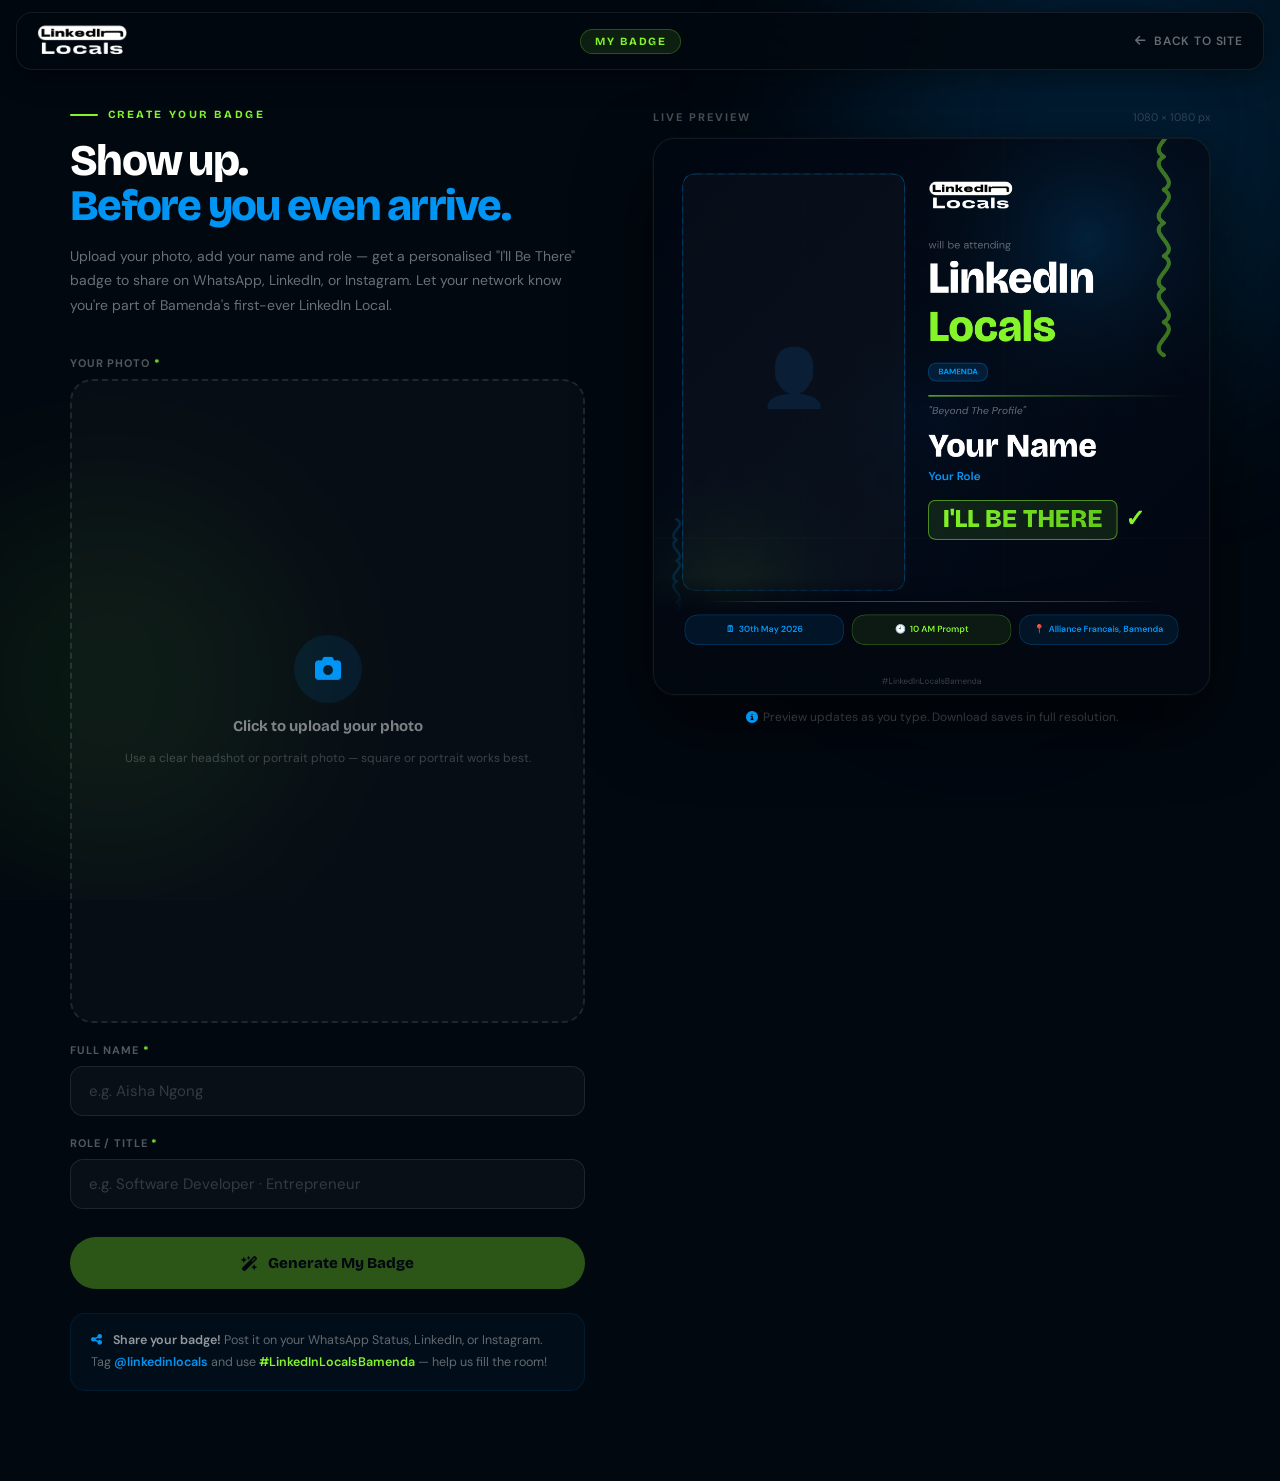
<file: badge.html>
<!DOCTYPE html>
<html lang="en">
<head>
<meta charset="UTF-8">
<meta name="viewport" content="width=device-width, initial-scale=1.0">
<title>My Badge — LinkedIn Locals Bamenda</title>
<link rel="preconnect" href="https://fonts.googleapis.com">
<link rel="preconnect" href="https://fonts.gstatic.com" crossorigin>
<link href="https://fonts.googleapis.com/css2?family=Bricolage+Grotesque:opsz,wght@12..96,200..800&family=DM+Sans:ital,opsz,wght@0,9..40,200..900;1,9..40,200..900&display=swap" rel="stylesheet">
<link rel="stylesheet" href="https://cdnjs.cloudflare.com/ajax/libs/font-awesome/6.5.0/css/all.min.css">
<style>
/* ═══════════════════════ TOKENS ═══════════════════════ */
:root {
  --blue:  #0095F5;
  --lime:  #84F52A;
  --dark:  #020810;
  --dark2: #050D1A;
  --dark3: #0A1528;
  --white: #FFFFFF;
  --fb: 'Bricolage Grotesque', sans-serif;
  --fs: 'DM Sans', sans-serif;
}
*, *::before, *::after { box-sizing: border-box; margin: 0; padding: 0; }
html { scroll-behavior: smooth; }
::-webkit-scrollbar { width: 3px; }
::-webkit-scrollbar-thumb { background: var(--lime); border-radius: 3px; }
body {
  font-family: var(--fs);
  background: var(--dark);
  color: var(--white);
  min-height: 100vh;
  overflow-x: hidden;
}
a { text-decoration: none; color: inherit; }
img { display: block; }

/* ═══════════════════════ AMBIENT ═══════════════════════ */
.orbs { position: fixed; inset: 0; pointer-events: none; z-index: 0; overflow: hidden; }
.orb {
  position: absolute;
  border-radius: 50%;
  filter: blur(90px);
  animation: float 13s ease-in-out infinite;
}
.ob1 { width: 520px; height: 520px; background: rgba(0,149,245,.14); top: -130px; right: -90px; }
.ob2 { width: 360px; height: 360px; background: rgba(132,245,42,.07); bottom: 40px; left: -70px; animation-delay: -6.5s; }
.ob3 { width: 220px; height: 220px; background: rgba(0,100,240,.05); top: 50%; right: 15%; animation-delay: -3s; }
@keyframes float {
  0%,100% { transform: translate(0,0) scale(1); }
  50%      { transform: translate(14px,-22px) scale(1.04); }
}

/* ═══════════════════════ NAV ═══════════════════════ */
nav {
  position: fixed;
  top: 12px; left: 16px; right: 16px;
  z-index: 200;
  display: flex;
  align-items: center;
  justify-content: space-between;
  gap: 16px;
  padding: 10px 20px;
  background: rgba(2,8,16,.9);
  backdrop-filter: blur(28px);
  border: 1px solid rgba(255,255,255,.08);
  border-radius: 16px;
  box-shadow: 0 6px 28px rgba(0,0,0,.45);
}
.n-logo { height: 36px; object-fit: contain; }
.n-pill {
  font-family: var(--fb);
  font-size: 11px;
  font-weight: 700;
  letter-spacing: .14em;
  text-transform: uppercase;
  color: var(--lime);
  background: rgba(132,245,42,.1);
  border: 1px solid rgba(132,245,42,.24);
  padding: 5px 14px;
  border-radius: 100px;
  white-space: nowrap;
}
.n-back {
  display: inline-flex;
  align-items: center;
  gap: 7px;
  font-size: 12px;
  font-weight: 600;
  letter-spacing: .07em;
  text-transform: uppercase;
  color: rgba(255,255,255,.4);
  white-space: nowrap;
  transition: color .25s;
}
.n-back:hover { color: var(--white); }

/* ═══════════════════════ PAGE GRID ═══════════════════════ */
.page {
  position: relative;
  z-index: 2;
  max-width: 1220px;
  margin: 0 auto;
  padding: 108px 40px 90px;
  display: grid;
  grid-template-columns: 1fr 1.08fr;
  gap: 68px;
  align-items: start;
}

/* ═══════════════════════ FORM COLUMN ═══════════════════════ */
.fc-eyebrow {
  display: flex;
  align-items: center;
  gap: 10px;
  font-family: var(--fb);
  font-size: 11px;
  font-weight: 700;
  letter-spacing: .22em;
  text-transform: uppercase;
  color: var(--lime);
  margin-bottom: 18px;
}
.fc-eyebrow::before { content:''; display:block; width:28px; height:2px; background:var(--lime); border-radius:2px; }

.fc-title {
  font-family: var(--fb);
  font-size: clamp(26px, 3.4vw, 46px);
  font-weight: 900;
  line-height: 1.04;
  letter-spacing: -.04em;
  margin-bottom: 14px;
}
.accent { color: var(--blue); }

.fc-sub {
  font-size: 14px;
  line-height: 1.78;
  color: rgba(255,255,255,.42);
  margin-bottom: 38px;
}

/* upload */
.fg { margin-bottom: 20px; }
.fl {
  display: block;
  font-size: 11px;
  font-weight: 700;
  letter-spacing: .08em;
  text-transform: uppercase;
  color: rgba(255,255,255,.32);
  margin-bottom: 9px;
}
.fl-req { color: var(--lime); }

.photo-zone {
  width: 100%;
  aspect-ratio: 4/5;
  background: rgba(255,255,255,.025);
  border: 2px dashed rgba(255,255,255,.1);
  border-radius: 22px;
  display: flex;
  flex-direction: column;
  align-items: center;
  justify-content: center;
  gap: 14px;
  cursor: pointer;
  position: relative;
  overflow: hidden;
  transition: border-color .3s, background .3s;
}
.photo-zone:hover { border-color: rgba(0,149,245,.4); background: rgba(0,149,245,.03); }
.photo-zone.filled { border-style: solid; border-color: rgba(132,245,42,.32); }

.pu-icon {
  width: 68px; height: 68px;
  border-radius: 50%;
  background: rgba(0,149,245,.1);
  display: flex; align-items: center; justify-content: center;
  font-size: 26px;
  color: var(--blue);
  transition: transform .3s;
}
.photo-zone:hover .pu-icon { transform: scale(1.1) rotate(-6deg); }
.pu-title { font-family: var(--fb); font-size: 15px; font-weight: 700; color: rgba(255,255,255,.48); }
.pu-hint { font-size: 12px; color: rgba(255,255,255,.22); text-align: center; padding: 0 24px; line-height: 1.5; }

.pu-preview {
  position: absolute; inset: 0;
  object-fit: cover; width: 100%; height: 100%;
}
.pu-change {
  position: absolute; bottom: 14px; right: 14px;
  display: none;
  align-items: center;
  gap: 5px;
  background: rgba(2,8,16,.88);
  backdrop-filter: blur(8px);
  border: 1px solid rgba(255,255,255,.12);
  border-radius: 100px;
  padding: 7px 16px;
  font-size: 11px; font-weight: 600;
  color: rgba(255,255,255,.58);
  cursor: pointer;
  z-index: 2;
}
input[type="file"] { display: none; }

/* text inputs */
.fi {
  width: 100%;
  background: rgba(255,255,255,.03);
  border: 1px solid rgba(255,255,255,.09);
  border-radius: 13px;
  padding: 14px 18px;
  font-size: 15px;
  color: var(--white);
  font-family: var(--fs);
  outline: none;
  transition: border-color .3s, background .3s;
}
.fi:focus { border-color: rgba(0,149,245,.5); background: rgba(0,149,245,.04); }
.fi::placeholder { color: rgba(255,255,255,.18); }

/* buttons */
.btns { display: flex; flex-direction: column; gap: 12px; margin-top: 28px; }

.btn-gen {
  display: flex; align-items: center; justify-content: center; gap: 10px;
  width: 100%; padding: 17px;
  background: var(--lime);
  color: var(--dark);
  font-family: var(--fb); font-weight: 800; font-size: 15px;
  border: none; border-radius: 100px; cursor: pointer;
  transition: all .3s;
}
.btn-gen:not(:disabled) { animation: btnPulse 3s ease-in-out infinite; }
.btn-gen:hover:not(:disabled) {
  background: #91FF33;
  box-shadow: 0 14px 38px rgba(132,245,42,.38);
  transform: translateY(-2px);
  animation: none;
}
.btn-gen:disabled { opacity:.33; cursor:not-allowed; }
@keyframes btnPulse {
  0%,100% { box-shadow: 0 0 0 0 rgba(132,245,42,0); }
  50%      { box-shadow: 0 0 0 10px rgba(132,245,42,.1); }
}

.btn-dl {
  display: none;
  align-items: center; justify-content: center; gap: 10px;
  width: 100%; padding: 16px;
  background: transparent;
  color: var(--white);
  font-family: var(--fb); font-weight: 600; font-size: 14px;
  border: 1.5px solid rgba(255,255,255,.14);
  border-radius: 100px; cursor: pointer;
  transition: all .3s;
}
.btn-dl.show { display: flex; }
.btn-dl:hover { border-color: rgba(255,255,255,.35); background: rgba(255,255,255,.05); }

/* tip */
.tip {
  margin-top: 24px;
  padding: 16px 20px;
  background: rgba(0,149,245,.04);
  border: 1px solid rgba(0,149,245,.11);
  border-radius: 15px;
}
.tip p { font-size: 12.5px; color: rgba(255,255,255,.38); line-height: 1.74; }
.tip-bold { color: rgba(255,255,255,.58) !important; font-weight: 600; }
.tip-tag  { color: var(--blue); font-weight: 600; }
.tip-hash { color: var(--lime); font-weight: 600; }

/* ═══════════════════════ PREVIEW COLUMN ═══════════════════════ */
.preview-col { position: sticky; top: 110px; }
.pc-bar {
  display: flex; align-items: center; justify-content: space-between;
  margin-bottom: 14px;
}
.pc-label { font-size: 11px; font-weight: 700; letter-spacing: .18em; text-transform: uppercase; color: rgba(255,255,255,.28); }
.pc-res   { font-size: 11px; color: rgba(255,255,255,.18); }

.canvas-wrap {
  width: 100%;
  border-radius: 22px;
  overflow: hidden;
  border: 1px solid rgba(255,255,255,.07);
  box-shadow: 0 28px 70px rgba(0,0,0,.65), 0 0 0 1px rgba(132,245,42,.04);
  background: var(--dark);
}
canvas { width: 100%; height: auto; display: block; }

.pc-note { margin-top: 13px; font-size: 12px; color: rgba(255,255,255,.2); line-height: 1.6; text-align: center; }

/* ═══════════════════════ RESPONSIVE ═══════════════════════ */
@media (max-width: 900px) {
  .page { grid-template-columns: 1fr; padding: 100px 20px 80px; gap: 44px; }
  .preview-col { position: static; }
  .n-pill { display: none; }
}
</style>
</head>
<body>

<!-- Ambient orbs -->
<div class="orbs"><div class="orb ob1"></div><div class="orb ob2"></div><div class="orb ob3"></div></div>

<!-- ✏️ LOGO — Just add your src="" here. Both the nav and the card will use it automatically. -->
<img id="brandLogo" src="./images/logo.png" alt="LinkedIn Locals Bamenda" style="display:none">

<!-- Nav -->
<nav>
  <img id="navLogo" class="n-logo" src="./images/logo.png" alt="LinkedIn Locals">
  <span class="n-pill">My Badge</span>
  <a href="index.html" class="n-back"><i class="fas fa-arrow-left"></i> Back to Site</a>
</nav>

<div class="page">

  <!-- ───────────── FORM ───────────── -->
  <div class="form-col">
    <div class="fc-eyebrow">Create Your Badge</div>
    <h1 class="fc-title">Show up.<br><span class="accent">Before you even arrive.</span></h1>
    <p class="fc-sub">Upload your photo, add your name and role — get a personalised "I'll Be There" badge to share on WhatsApp, LinkedIn, or Instagram. Let your network know you're part of Bamenda's first-ever LinkedIn Local.</p>

    <!-- Photo -->
    <div class="fg">
      <label class="fl">Your Photo <span class="fl-req">*</span></label>
      <div class="photo-zone" id="photoZone" onclick="document.getElementById('photoInput').click()">
        <div class="pu-icon"><i class="fas fa-camera"></i></div>
        <div class="pu-title">Click to upload your photo</div>
        <div class="pu-hint">Use a clear headshot or portrait photo — square or portrait works best.</div>
        <img id="photoPreview" class="pu-preview" style="display:none" alt="">
        <span class="pu-change" id="puChange"><i class="fas fa-redo" style="font-size:10px"></i> Change Photo</span>
      </div>
      <input type="file" id="photoInput" accept="image/*">
    </div>

    <!-- Name -->
    <div class="fg">
      <label class="fl" for="f-name">Full Name <span class="fl-req">*</span></label>
      <input class="fi" id="f-name" type="text" placeholder="e.g. Aisha Ngong" maxlength="38" autocomplete="name">
    </div>

    <!-- Role -->
    <div class="fg">
      <label class="fl" for="f-role">Role / Title <span class="fl-req">*</span></label>
      <input class="fi" id="f-role" type="text" placeholder="e.g. Software Developer · Entrepreneur" maxlength="52" autocomplete="organization-title">
    </div>

    <!-- Buttons -->
    <div class="btns">
      <button class="btn-gen" id="genBtn" onclick="generateCard()" disabled>
        <i class="fas fa-wand-magic-sparkles"></i> Generate My Badge
      </button>
      <button class="btn-dl" id="dlBtn" onclick="downloadCard()">
        <i class="fas fa-arrow-down"></i> Download — 1080 × 1080 PNG
      </button>
    </div>

    <!-- Share tip -->
    <div class="tip">
      <p>
        <i class="fas fa-share-nodes" style="color:var(--blue);margin-right:8px"></i>
        <span class="tip-bold">Share your badge!</span> Post it on your WhatsApp Status, LinkedIn, or Instagram.
        Tag <span class="tip-tag">@linkedinlocals</span> and use
        <span class="tip-hash">#LinkedInLocalsBamenda</span> — help us fill the room!
      </p>
    </div>
  </div>

  <!-- ───────────── PREVIEW ───────────── -->
  <div class="preview-col">
    <div class="pc-bar">
      <div class="pc-label">Live Preview</div>
      <div class="pc-res">1080 × 1080 px</div>
    </div>
    <div class="canvas-wrap">
      <canvas id="cardCanvas" width="1080" height="1080"></canvas>
    </div>
    <p class="pc-note"><i class="fas fa-circle-info" style="color:var(--blue);margin-right:5px"></i>Preview updates as you type. Download saves in full resolution.</p>
  </div>

</div><!-- /page -->

<!-- ═══════════════════════ SCRIPT ═══════════════════════ -->
<script>
/* ────────────────────────────────────────────────────────
   LINKEDIN LOCALS BAMENDA — MY BADGE v2
   Inspired by the Induction/Oath Taking Ceremony flyer layout
   ──────────────────────────────────────────────────────── */

const C = { blue:'#0095F5', lime:'#84F52A', dark:'#020810', white:'#FFFFFF' };
let userPhoto = null;

/* ── Logo sync ──────────────────────────────────────────── */
const brandLogo = document.getElementById('brandLogo');
brandLogo.onload = () => {
  document.getElementById('navLogo').src = brandLogo.src;
  drawCard();
};

/* ── Font readiness ─────────────────────────────────────── */
document.fonts.ready.then(() => drawCard());

/* ── Photo upload ───────────────────────────────────────── */
document.getElementById('photoInput').addEventListener('change', function(e) {
  const file = e.target.files[0];
  if (!file) return;
  const reader = new FileReader();
  reader.onload = ev => {
    const img = new Image();
    img.onload = () => {
      userPhoto = img;
      const prev = document.getElementById('photoPreview');
      prev.src = ev.target.result;
      prev.style.display = 'block';
      const chg = document.getElementById('puChange');
      chg.style.display = 'flex';
      document.getElementById('photoZone').classList.add('filled');
      checkReady(); drawCard();
    };
    img.src = ev.target.result;
  };
  reader.readAsDataURL(file);
});

/* ── Live update ────────────────────────────────────────── */
['f-name','f-role'].forEach(id =>
  document.getElementById(id).addEventListener('input', () => { checkReady(); drawCard(); })
);

function checkReady() {
  const n = document.getElementById('f-name').value.trim();
  const r = document.getElementById('f-role').value.trim();
  document.getElementById('genBtn').disabled = !(n && r && userPhoto);
}

/* ════════════════════════════════════════════════════════════
   DRAW CARD
   ════════════════════════════════════════════════════════════ */
function drawCard() {
  const canvas = document.getElementById('cardCanvas');
  const ctx    = canvas.getContext('2d');
  const W = 1080, H = 1080;
  canvas.width = W; canvas.height = H;

  const name = document.getElementById('f-name').value.trim() || 'Your Name';
  const role = document.getElementById('f-role').value.trim() || 'Your Role';

  /* ── 1. Background ─────────────────────────────────────── */
  const bg = ctx.createLinearGradient(0,0,W,H);
  bg.addColorStop(0,   '#010711');
  bg.addColorStop(.55, '#030B18');
  bg.addColorStop(1,   '#020610');
  ctx.fillStyle = bg; ctx.fillRect(0,0,W,H);

  /* ── 2. Ghost photo — full bleed, heavily blurred ──────── */
  if (userPhoto) {
    ctx.save();
    ctx.globalAlpha = 0.052;
    ctx.filter = 'blur(30px)';
    fillCover(ctx, userPhoto, 0, 0, W, H);
    ctx.filter = 'none';
    ctx.restore();
  }

  /* ── 3. Glow orbs ──────────────────────────────────────── */
  glow(ctx, W*.78, H*.18, 400, 'rgba(0,149,245,.16)');
  glow(ctx, W*.14, H*.83, 300, 'rgba(132,245,42,.08)');
  glow(ctx, W*.5,  H*.5,  240, 'rgba(0,80,200,.055)');

  /* ── 4. Decorative squiggles ───────────────────────────── */
  squiggle(ctx, W-88, -30, C.lime, .44, 1.15);
  squiggle(ctx, 44,  H-340, C.blue, .18, .72);

  /* ── 5. Subtle noise grid ──────────────────────────────── */
  ctx.save();
  ctx.strokeStyle = 'rgba(255,255,255,.025)';
  ctx.lineWidth = 1;
  [W*.27, W*.63].forEach(x => { ctx.beginPath(); ctx.moveTo(x,0); ctx.lineTo(x,H); ctx.stroke(); });
  [H*.22, H*.72].forEach(y => { ctx.beginPath(); ctx.moveTo(0,y); ctx.lineTo(W,y); ctx.stroke(); });
  ctx.restore();

  /* ════════════════════════════════════════════════════════
     LEFT — PHOTO ZONE
     ════════════════════════════════════════════════════════ */
  const PX=56, PY=68, PW=432, PH=810, PR=26;

  if (userPhoto) {
    /* Shadow / behind-glow */
    ctx.save();
    ctx.globalAlpha = .14;
    ctx.filter = 'blur(22px)';
    ctx.save(); rr(ctx, PX-10, PY+14, PW, PH, PR); ctx.clip();
    fillCover(ctx, userPhoto, PX-10, PY+14, PW, PH, .12);
    ctx.restore();
    ctx.filter = 'none'; ctx.restore();

    /* Main photo clipped into rectangle */
    ctx.save(); rr(ctx, PX, PY, PW, PH, PR); ctx.clip();
    fillCover(ctx, userPhoto, PX, PY, PW, PH, .12);
    ctx.restore();

    /* Right-edge gradient fade → blend into dark */
    ctx.save(); rr(ctx, PX, PY, PW, PH, PR); ctx.clip();
    const gR = ctx.createLinearGradient(PX+PW*.48, 0, PX+PW+6, 0);
    gR.addColorStop(0, 'rgba(2,7,17,0)');
    gR.addColorStop(1, 'rgba(2,7,17,.97)');
    ctx.fillStyle = gR; ctx.fillRect(PX, PY, PW, PH); ctx.restore();

    /* Bottom-edge gradient fade */
    ctx.save(); rr(ctx, PX, PY, PW, PH, PR); ctx.clip();
    const gB = ctx.createLinearGradient(0, PY+PH*.58, 0, PY+PH);
    gB.addColorStop(0, 'rgba(2,7,17,0)');
    gB.addColorStop(1, 'rgba(2,7,17,.72)');
    ctx.fillStyle = gB; ctx.fillRect(PX, PY, PW, PH); ctx.restore();

    /* Top-edge fade */
    ctx.save(); rr(ctx, PX, PY, PW, PH, PR); ctx.clip();
    const gT = ctx.createLinearGradient(0, PY, 0, PY+PH*.18);
    gT.addColorStop(0, 'rgba(2,7,17,.55)');
    gT.addColorStop(1, 'rgba(2,7,17,0)');
    ctx.fillStyle = gT; ctx.fillRect(PX, PY, PW, PH); ctx.restore();
  } else {
    /* Placeholder */
    ctx.save(); rr(ctx, PX, PY, PW, PH, PR);
    ctx.fillStyle = 'rgba(255,255,255,.024)'; ctx.fill();
    ctx.setLineDash([12,9]);
    ctx.strokeStyle = 'rgba(0,149,245,.2)'; ctx.lineWidth = 2; ctx.stroke();
    ctx.setLineDash([]);
    ctx.font = `300 110px 'DM Sans',sans-serif`;
    ctx.fillStyle = 'rgba(0,149,245,.15)';
    ctx.textAlign = 'center'; ctx.textBaseline = 'middle';
    ctx.fillText('👤', PX+PW/2, PY+PH/2);
    ctx.restore();
  }

  /* Photo border ring */
  ctx.save(); rr(ctx, PX, PY, PW, PH, PR);
  ctx.strokeStyle = 'rgba(0,149,245,.24)'; ctx.lineWidth = 1.5; ctx.stroke();
  ctx.restore();

  /* ════════════════════════════════════════════════════════
     RIGHT — EVENT PANEL
     ════════════════════════════════════════════════════════ */
  const RX  = 534;
  const RW  = W - RX - 50; /* ≈ 496px */

  /* — Logo — */
  const logo = document.getElementById('brandLogo');
  if (logo.src && logo.src !== window.location.href && logo.complete && logo.naturalWidth > 0) {
    const lh = 66, lw = (logo.naturalWidth/logo.naturalHeight)*lh;
    ctx.drawImage(logo, RX, 78, Math.min(lw, RW), lh);
  } else {
    ctx.save();
    ctx.font = `800 30px 'Bricolage Grotesque',sans-serif`;
    ctx.fillStyle = C.white; ctx.textAlign = 'left'; ctx.textBaseline = 'top';
    ctx.fillText('LinkedIn Locals', RX, 82);
    ctx.restore();
  }

  /* — "will be attending" — */
  ctx.save();
  ctx.font = `400 21px 'DM Sans',sans-serif`;
  ctx.fillStyle = 'rgba(255,255,255,.36)';
  ctx.textAlign = 'left'; ctx.textBaseline = 'top';
  ctx.fillText('will be attending', RX, 197);
  ctx.restore();

  /* — "LinkedIn" (white, 900) — */
  ctx.save();
  ctx.font = `900 86px 'Bricolage Grotesque',sans-serif`;
  ctx.fillStyle = C.white;
  ctx.textAlign = 'left'; ctx.textBaseline = 'top';
  ctx.fillText('LinkedIn', RX, 232);
  ctx.restore();

  /* — "Locals" (lime, 900) — */
  ctx.save();
  ctx.font = `900 86px 'Bricolage Grotesque',sans-serif`;
  ctx.fillStyle = C.lime;
  ctx.textAlign = 'left'; ctx.textBaseline = 'top';
  ctx.fillText('Locals', RX, 326);
  ctx.restore();

  /* — "BAMENDA" pill — */
  ctx.save();
  ctx.font = `700 16px 'DM Sans',sans-serif`;
  const bpW = ctx.measureText('BAMENDA').width + 38, bpH = 35, bpY = 436;
  rr(ctx, RX, bpY, bpW, bpH, bpH/2);
  ctx.fillStyle = 'rgba(0,149,245,.13)'; ctx.fill();
  ctx.strokeStyle = 'rgba(0,149,245,.4)'; ctx.lineWidth = 1.5; ctx.stroke();
  ctx.fillStyle = C.blue; ctx.textAlign = 'left'; ctx.textBaseline = 'middle';
  ctx.fillText('BAMENDA', RX+19, bpY+bpH/2);
  ctx.restore();

  /* — Lime separator line — */
  const sepY = 500;
  const lg = ctx.createLinearGradient(RX, 0, RX+RW, 0);
  lg.addColorStop(0,   C.lime);
  lg.addColorStop(.65, 'rgba(132,245,42,.28)');
  lg.addColorStop(1,   'rgba(132,245,42,0)');
  ctx.strokeStyle = lg; ctx.lineWidth = 2;
  ctx.beginPath(); ctx.moveTo(RX, sepY); ctx.lineTo(RX+RW, sepY); ctx.stroke();

  /* — Theme — */
  ctx.save();
  ctx.font = `italic 500 20px 'DM Sans',sans-serif`;
  ctx.fillStyle = 'rgba(255,255,255,.35)';
  ctx.textAlign = 'left'; ctx.textBaseline = 'top';
  ctx.fillText('"Beyond The Profile"', RX, 520);
  ctx.restore();

  /* — User Name — */
  const nfs = nameFontSize(name);
  ctx.save();
  ctx.font = `900 ${nfs}px 'Bricolage Grotesque',sans-serif`;
  ctx.fillStyle = C.white;
  ctx.textAlign = 'left'; ctx.textBaseline = 'top';
  ctx.fillText(trunc(ctx, name, RW), RX, 568);
  ctx.restore();

  /* — User Role — */
  const roleY = 568 + nfs + 14;
  ctx.save();
  ctx.font = `600 23px 'DM Sans',sans-serif`;
  ctx.fillStyle = C.blue;
  ctx.textAlign = 'left'; ctx.textBaseline = 'top';
  ctx.fillText(trunc(ctx, role, RW), RX, roleY);
  ctx.restore();

  /* — "I'LL BE THERE" badge — */
  const badgeY = roleY + 23 + 34;
  ctx.save();
  ctx.font = `900 50px 'Bricolage Grotesque',sans-serif`;
  const btw = ctx.measureText("I'LL BE THERE").width;
  const bW  = Math.min(btw + 56, RW - 2), bH = 76;
  rr(ctx, RX, badgeY, bW, bH, 16);
  ctx.fillStyle = 'rgba(132,245,42,.1)'; ctx.fill();
  ctx.strokeStyle = 'rgba(132,245,42,.52)'; ctx.lineWidth = 2; ctx.stroke();
  const tg = ctx.createLinearGradient(RX, 0, RX+bW, 0);
  tg.addColorStop(0, '#84F52A'); tg.addColorStop(1, '#5FC617');
  ctx.fillStyle = tg;
  ctx.textAlign = 'center'; ctx.textBaseline = 'middle';
  ctx.fillText("I'LL BE THERE", RX+bW/2, badgeY+bH/2);
  ctx.restore();

  /* — Checkmark — */
  ctx.save();
  ctx.font = `900 46px 'Bricolage Grotesque',sans-serif`;
  ctx.fillStyle = C.lime;
  ctx.textAlign = 'left'; ctx.textBaseline = 'middle';
  ctx.fillText('✓', RX+bW+16, badgeY+bH/2);
  ctx.restore();

  /* ════════════════════════════════════════════════════════
     BOTTOM STRIP — Event Details
     ════════════════════════════════════════════════════════ */
  const SY = H - 180;

  /* Dark gradient overlay */
  const sbg = ctx.createLinearGradient(0, SY-50, 0, H);
  sbg.addColorStop(0,   'rgba(2,7,17,0)');
  sbg.addColorStop(.32, 'rgba(2,7,17,.96)');
  sbg.addColorStop(1,   '#020810');
  ctx.fillStyle = sbg; ctx.fillRect(0, SY-50, W, H-(SY-50));

  /* Strip separator line */
  const sl = ctx.createLinearGradient(60, 0, W-60, 0);
  sl.addColorStop(0,   'rgba(0,0,0,0)');
  sl.addColorStop(.15, 'rgba(0,149,245,.48)');
  sl.addColorStop(.5,  'rgba(132,245,42,.48)');
  sl.addColorStop(.85, 'rgba(0,149,245,.48)');
  sl.addColorStop(1,   'rgba(0,0,0,0)');
  ctx.strokeStyle = sl; ctx.lineWidth = 1.5;
  ctx.beginPath(); ctx.moveTo(60, SY); ctx.lineTo(W-60, SY); ctx.stroke();

  /* 3 info pills */
  const pills = [
    { icon:'🗓', text:'30th May 2026',            col: C.blue, bg:'rgba(0,149,245,.1)',   bd:'rgba(0,149,245,.3)' },
    { icon:'🕙', text:'10 AM Prompt',             col: C.lime, bg:'rgba(132,245,42,.08)', bd:'rgba(132,245,42,.3)' },
    { icon:'📍', text:'Alliance Francais, Bamenda', col: C.blue, bg:'rgba(0,149,245,.1)',  bd:'rgba(0,149,245,.3)' },
  ];
  const pY=SY+26, pH=58, gap=16, pW=(W-120-gap*2)/3;
  pills.forEach((p, i) => {
    const pX = 60 + i*(pW+gap);
    rr(ctx, pX, pY, pW, pH, pH/2);
    ctx.fillStyle = p.bg; ctx.fill();
    ctx.strokeStyle = p.bd; ctx.lineWidth = 1.5; ctx.stroke();
    ctx.save();
    ctx.font = `600 17px 'DM Sans',sans-serif`;
    ctx.fillStyle = p.col; ctx.textAlign = 'center'; ctx.textBaseline = 'middle';
    ctx.fillText(trunc(ctx, `${p.icon}  ${p.text}`, pW-18), pX+pW/2, pY+pH/2);
    ctx.restore();
  });

  /* Hashtag */
  ctx.save();
  ctx.font = `500 16px 'DM Sans',sans-serif`;
  ctx.fillStyle = 'rgba(255,255,255,.2)';
  ctx.textAlign = 'center'; ctx.textBaseline = 'bottom';
  ctx.fillText('#LinkedInLocalsBamenda', W/2, H-16);
  ctx.restore();
}

/* ════════════════════════════════════════════════════════════
   HELPERS
   ════════════════════════════════════════════════════════════ */

/* fillCover — like object-fit:cover into a rect. yBias 0=center, .1=favor top */
function fillCover(ctx, img, x, y, w, h, yBias=0) {
  const iAR = img.naturalWidth/img.naturalHeight;
  const tAR = w/h;
  let sx,sy,sw,sh;
  if (iAR > tAR) { sh=img.naturalHeight; sw=sh*tAR; sx=(img.naturalWidth-sw)/2; sy=0; }
  else            { sw=img.naturalWidth;  sh=sw/tAR; sx=0; sy=Math.max(0,(img.naturalHeight-sh)*(0.5-yBias)); }
  ctx.drawImage(img, sx, sy, sw, sh, x, y, w, h);
}

function glow(ctx, x, y, r, col) {
  const g = ctx.createRadialGradient(x,y,0, x,y,r);
  g.addColorStop(0, col); g.addColorStop(1,'rgba(0,0,0,0)');
  ctx.fillStyle=g; ctx.beginPath(); ctx.arc(x,y,r,0,Math.PI*2); ctx.fill();
}

function squiggle(ctx, x, y, col, alpha, scale=1) {
  ctx.save();
  ctx.globalAlpha = alpha;
  ctx.strokeStyle = col;
  ctx.lineWidth = 7*scale; ctx.lineCap='round'; ctx.lineJoin='round';
  const amp=30*scale, step=56*scale;
  ctx.beginPath(); ctx.moveTo(x,y);
  for (let i=0; i<7; i++) {
    const d = i%2===0?1:-1;
    ctx.bezierCurveTo(
      x+d*amp, y+step*i+step*.32,
      x-d*amp, y+step*i+step*.68,
      x, y+step*(i+1)
    );
  }
  ctx.stroke(); ctx.restore();
}

function rr(ctx, x, y, w, h, r) {
  ctx.beginPath();
  ctx.moveTo(x+r,y); ctx.lineTo(x+w-r,y); ctx.quadraticCurveTo(x+w,y,x+w,y+r);
  ctx.lineTo(x+w,y+h-r); ctx.quadraticCurveTo(x+w,y+h,x+w-r,y+h);
  ctx.lineTo(x+r,y+h); ctx.quadraticCurveTo(x,y+h,x,y+h-r);
  ctx.lineTo(x,y+r); ctx.quadraticCurveTo(x,y,x+r,y);
  ctx.closePath();
}

function nameFontSize(name) {
  const l = name.length;
  if (l<=13) return 64;
  if (l<=17) return 54;
  if (l<=22) return 44;
  if (l<=28) return 36;
  return 30;
}

function trunc(ctx, text, maxW) {
  if (ctx.measureText(text).width <= maxW) return text;
  let t = text;
  while (ctx.measureText(t+'…').width > maxW && t.length>1) t=t.slice(0,-1);
  return t+'…';
}

/* ── Actions ───────────────────────────────────────────── */
function generateCard() {
  drawCard();
  document.getElementById('dlBtn').classList.add('show');
  document.querySelector('.preview-col').scrollIntoView({ behavior:'smooth', block:'nearest' });
}

function downloadCard() {
  drawCard();
  const name = document.getElementById('f-name').value.trim().replace(/\s+/g,'_') || 'LinkedIn_Locals';
  const a = document.createElement('a');
  a.download = `${name}_IWillBeThere_LinkedInLocals_Bamenda.png`;
  a.href = document.getElementById('cardCanvas').toDataURL('image/png', 1.0);
  a.click();
}

/* ── Boot ──────────────────────────────────────────────── */
window.addEventListener('load', () => setTimeout(drawCard, 120));
</script>
</body>
</html>
</file>
